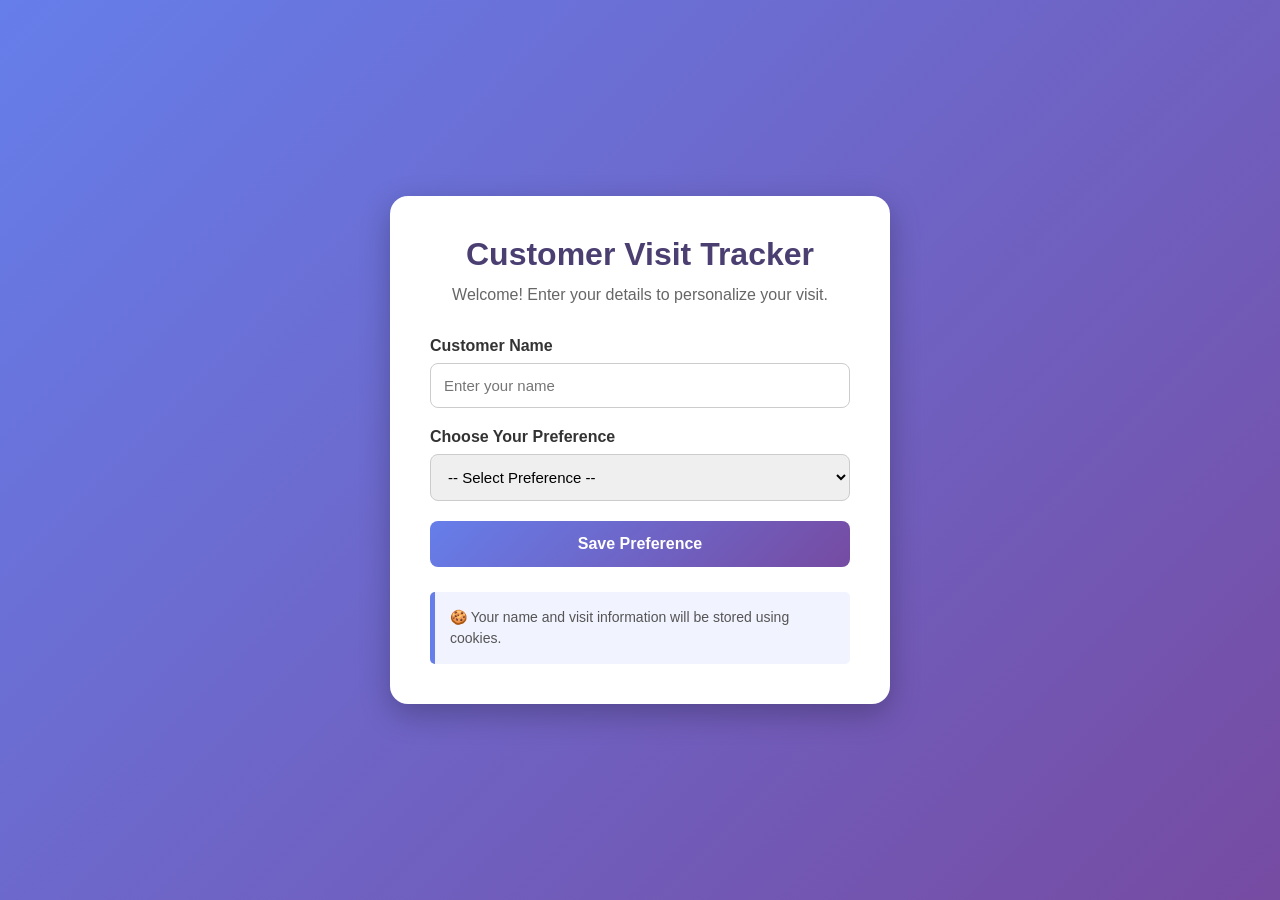
<file: 1.Customer Visit Tracking Using Cookies/index.html>
<!DOCTYPE html>
<html lang="en">
<head>
    <meta charset="UTF-8">
    <meta name="viewport" content="width=device-width, initial-scale=1.0">
    <title>Customer Visit Tracking</title>
    <link rel="stylesheet" href="style.css">
</head>
<body>

    <div class="container">
        <div class="card">
            <h1>Customer Visit Tracker</h1>
            <p class="subtitle">Welcome! Enter your details to personalize your visit.</p>

            <form action="process.php" method="POST">

                <div class="form-group">
                    <label for="customer_name">Customer Name</label>
                    <input
                        type="text"
                        id="customer_name"
                        name="customer_name"
                        placeholder="Enter your name"
                        required
                    >
                </div>

                <div class="form-group">
                    <label for="preference">Choose Your Preference</label>
                    <select id="preference" name="preference" required>
                        <option value="">-- Select Preference --</option>
                        <option value="Light">Light Theme</option>
                        <option value="Dark">Dark Theme</option>
                        <option value="Blue">Blue Theme</option>
                    </select>
                </div>

                <button type="submit">Save Preference</button>

            </form>

            <div class="info">
                <p>🍪 Your name and visit information will be stored using cookies.</p>
            </div>
        </div>
    </div>

</body>
</html>
</file>
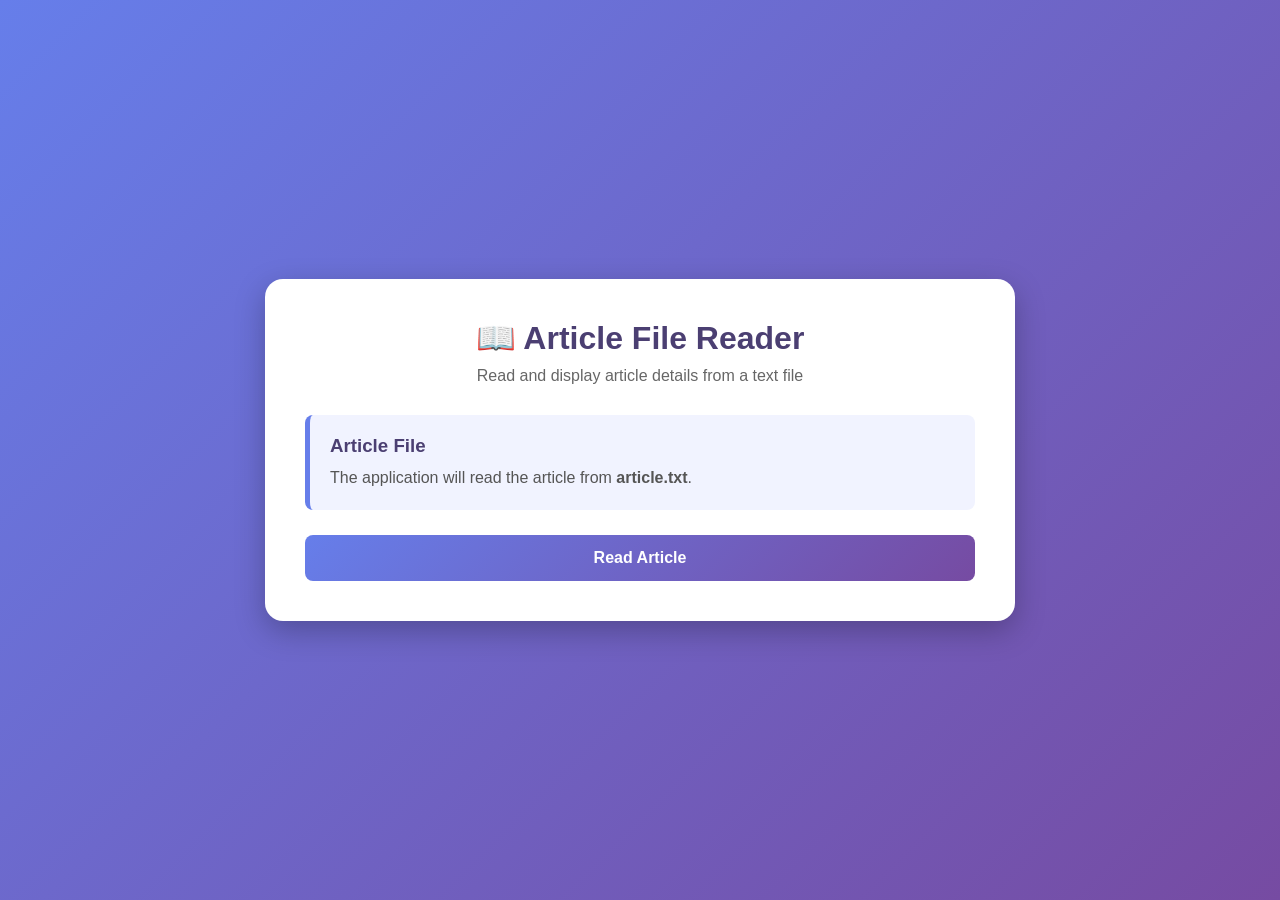
<file: 2.Article File Reading and Display/index.html>
<!DOCTYPE html>
<html lang="en">
<head>
    <meta charset="UTF-8">
    <meta name="viewport" content="width=device-width, initial-scale=1.0">
    <title>Article File Reader</title>
    <link rel="stylesheet" href="style.css">
</head>
<body>

    <div class="container">
        <div class="card">

            <h1>📖 Article File Reader</h1>
            <p class="subtitle">
                Read and display article details from a text file
            </p>

            <div class="file-info">
                <h3>Article File</h3>
                <p>The application will read the article from <b>article.txt</b>.</p>
            </div>

            <form action="process.php" method="POST">
                <button type="submit">Read Article</button>
            </form>

        </div>
    </div>

</body>
</html>
</file>
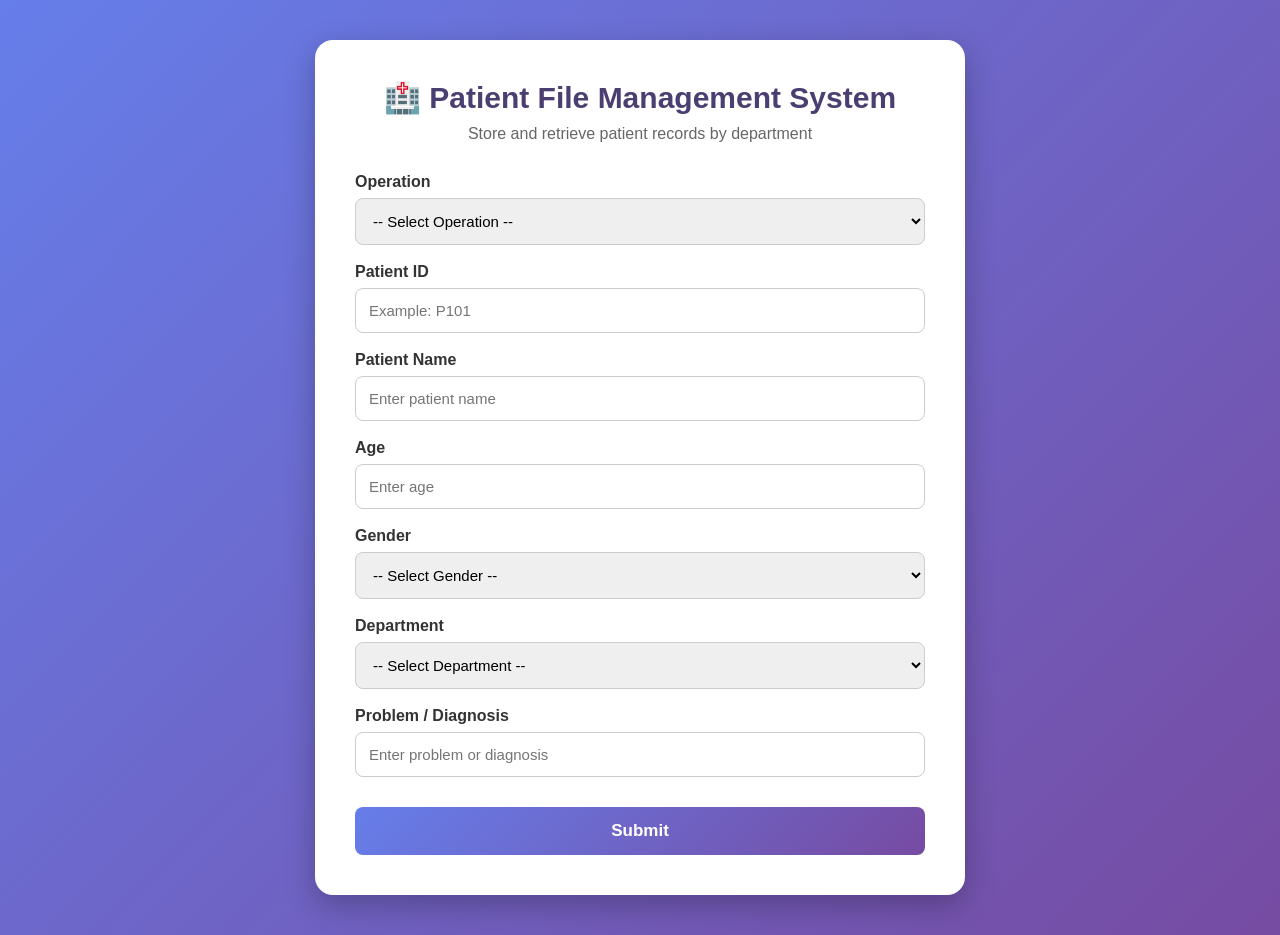
<file: 3.Patient File Management System/index.html>
<!DOCTYPE html>
<html lang="en">
<head>
    <meta charset="UTF-8">
    <meta name="viewport" content="width=device-width, initial-scale=1.0">
    <title>Patient File Management System</title>
    <link rel="stylesheet" href="style.css">
</head>

<body>

<div class="container">

    <div class="card">

        <h1>🏥 Patient File Management System</h1>

        <p class="subtitle">
            Store and retrieve patient records by department
        </p>

        <form action="process.php" method="POST">

            <label>Operation</label>

            <select name="operation" required>
                <option value="">-- Select Operation --</option>
                <option value="add">Add Patient Record</option>
                <option value="search">Search Patient Record</option>
            </select>


            <label>Patient ID</label>

            <input
                type="text"
                name="patient_id"
                placeholder="Example: P101"
                required
            >


            <label>Patient Name</label>

            <input
                type="text"
                name="patient_name"
                placeholder="Enter patient name"
            >


            <label>Age</label>

            <input
                type="number"
                name="age"
                placeholder="Enter age"
                min="1"
                max="120"
            >


            <label>Gender</label>

            <select name="gender">
                <option value="">-- Select Gender --</option>
                <option value="Male">Male</option>
                <option value="Female">Female</option>
                <option value="Other">Other</option>
            </select>


            <label>Department</label>

            <select name="department" required>
                <option value="">-- Select Department --</option>
                <option value="Cardiology">Cardiology</option>
                <option value="Neurology">Neurology</option>
                <option value="Orthopedics">Orthopedics</option>
                <option value="General Medicine">General Medicine</option>
            </select>


            <label>Problem / Diagnosis</label>

            <input
                type="text"
                name="diagnosis"
                placeholder="Enter problem or diagnosis"
            >


            <button type="submit">
                Submit
            </button>

        </form>

    </div>

</div>

</body>
</html>
</file>
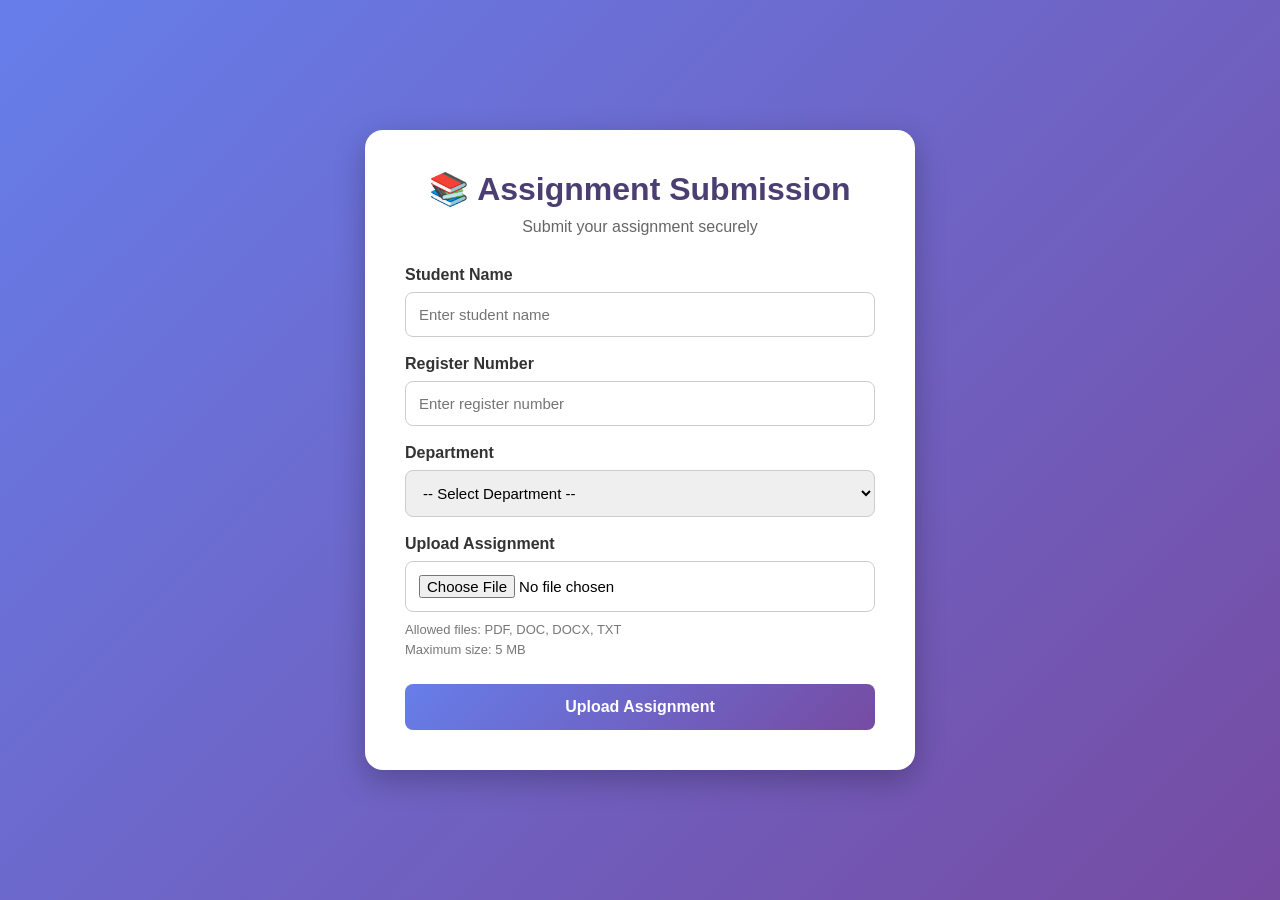
<file: 4.Assignment Submission and File Validation/index.html>
<!DOCTYPE html>
<html lang="en">
<head>
    <meta charset="UTF-8">
    <meta name="viewport" content="width=device-width, initial-scale=1.0">
    <title>Assignment Submission</title>
    <link rel="stylesheet" href="style.css">
</head>

<body>

<div class="container">

    <div class="card">

        <h1>📚 Assignment Submission</h1>

        <p class="subtitle">
            Submit your assignment securely
        </p>

        <form action="process.php" method="POST" enctype="multipart/form-data">

            <label>Student Name</label>
            <input
                type="text"
                name="student_name"
                placeholder="Enter student name"
                required
            >

            <label>Register Number</label>
            <input
                type="text"
                name="register_number"
                placeholder="Enter register number"
                required
            >

            <label>Department</label>

            <select name="department" required>

                <option value="">-- Select Department --</option>

                <option value="BCA">BCA</option>

                <option value="BScCS">B.Sc Computer Science</option>

                <option value="BCom">B.Com</option>

                <option value="BA">B.A</option>

            </select>

            <label>Upload Assignment</label>

            <input
                type="file"
                name="assignment"
                accept=".pdf,.doc,.docx,.txt"
                required
            >

            <p class="note">
                Allowed files: PDF, DOC, DOCX, TXT
                <br>
                Maximum size: 5 MB
            </p>

            <button type="submit">
                Upload Assignment
            </button>

        </form>

    </div>

</div>

</body>
</html>
</file>
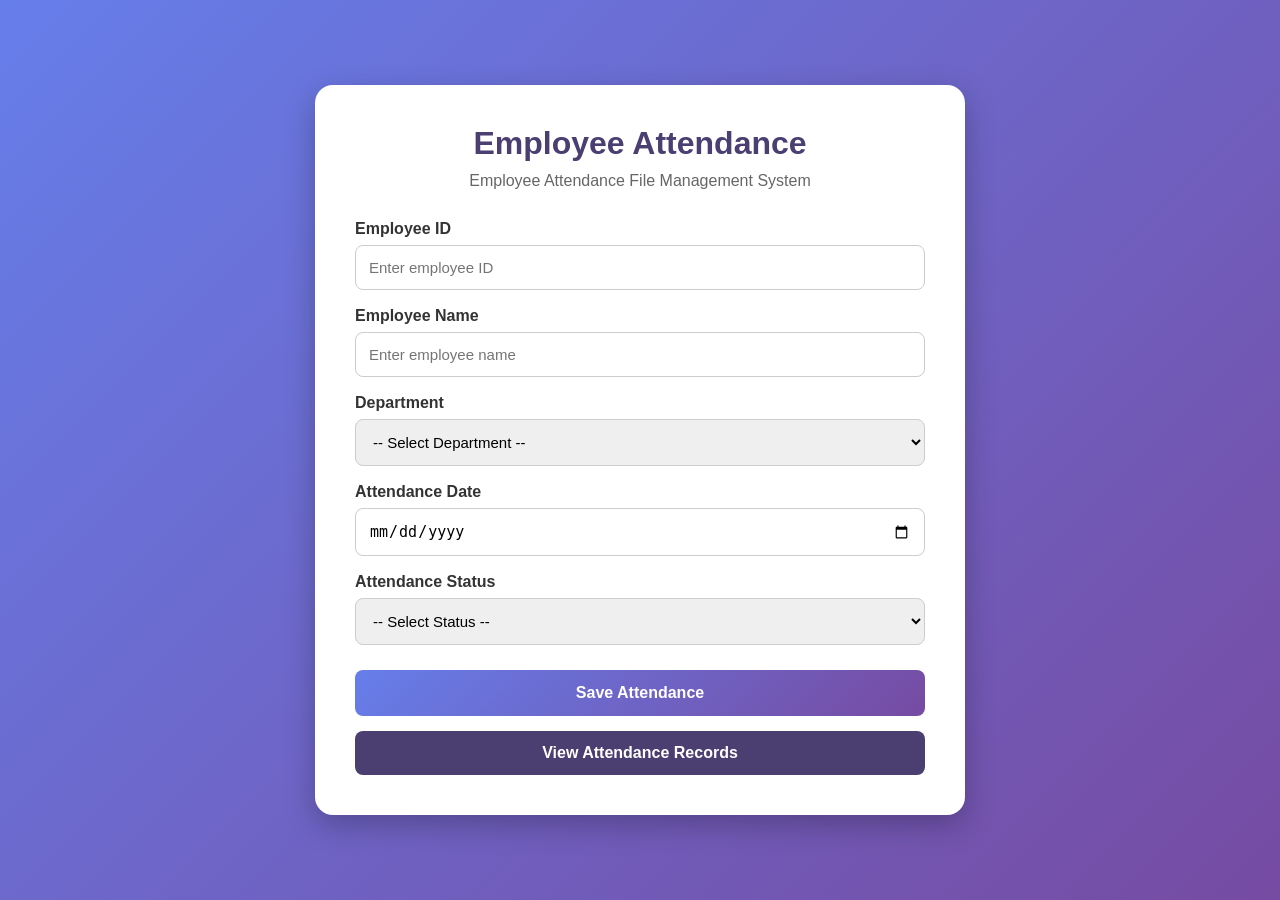
<file: 5.Employee Attendance File Management/index.html>
<!DOCTYPE html>
<html lang="en">
<head>
    <meta charset="UTF-8">
    <meta name="viewport" content="width=device-width, initial-scale=1.0">
    <title>Employee Attendance Management</title>
    <link rel="stylesheet" href="style.css">
</head>

<body>

<div class="container">

    <div class="card">

        <h1>Employee Attendance</h1>

        <p class="subtitle">
            Employee Attendance File Management System
        </p>

        <form action="process.php" method="POST">

            <label>Employee ID</label>
            <input
                type="text"
                name="employee_id"
                placeholder="Enter employee ID"
                required
            >

            <label>Employee Name</label>
            <input
                type="text"
                name="employee_name"
                placeholder="Enter employee name"
                required
            >

            <label>Department</label>
            <select name="department" required>

                <option value="">-- Select Department --</option>
                <option value="HR">HR</option>
                <option value="IT">IT</option>
                <option value="Finance">Finance</option>
                <option value="Marketing">Marketing</option>

            </select>

            <label>Attendance Date</label>
            <input
                type="date"
                name="attendance_date"
                required
            >

            <label>Attendance Status</label>
            <select name="status" required>

                <option value="">-- Select Status --</option>
                <option value="Present">Present</option>
                <option value="Absent">Absent</option>
                <option value="Leave">Leave</option>

            </select>

            <button type="submit">
                Save Attendance
            </button>

        </form>

        <a href="process.php?action=view" class="view-button">
            View Attendance Records
        </a>

    </div>

</div>

</body>
</html>
</file>
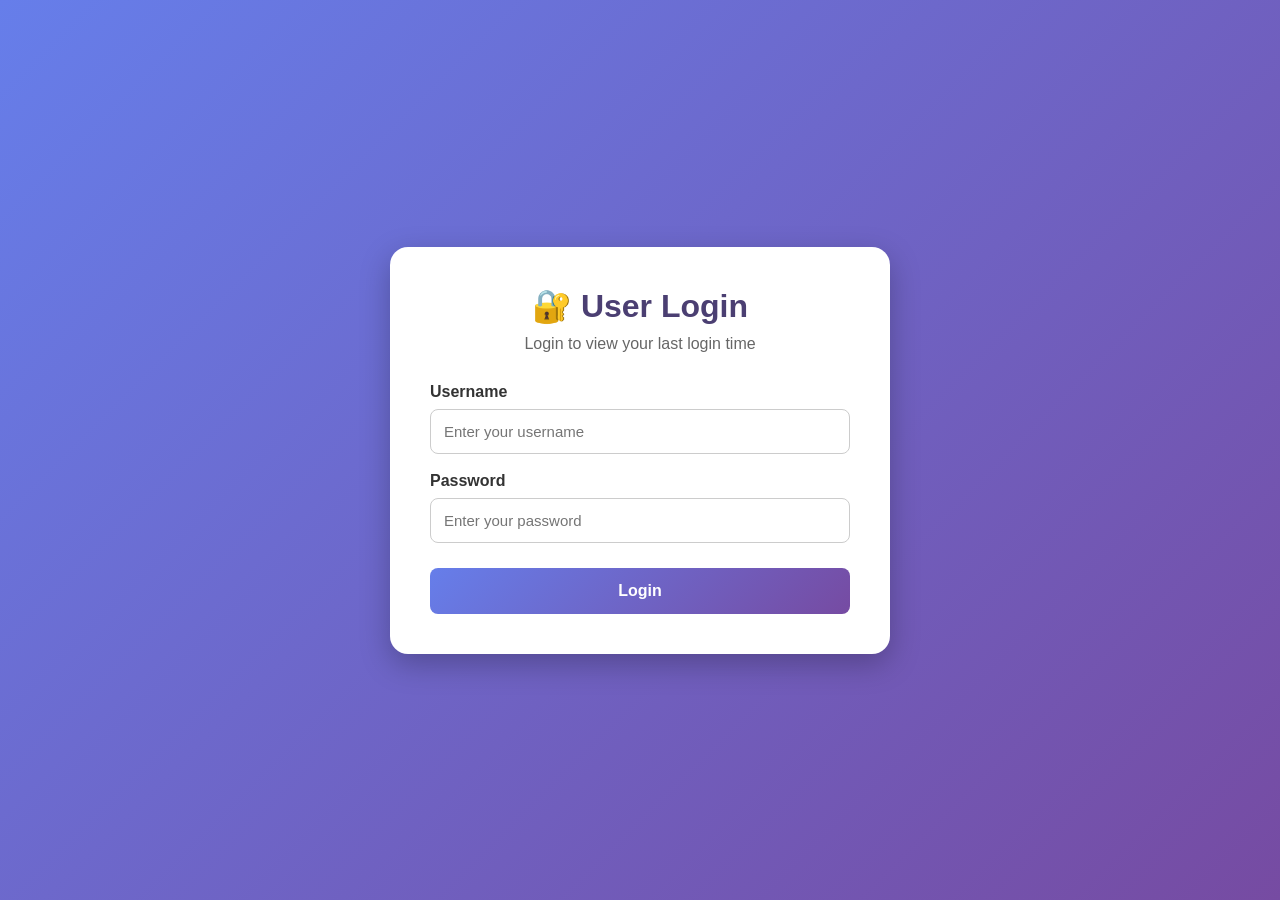
<file: 6.User Last Login Tracking Using Cookies/index.html>
<!DOCTYPE html>
<html lang="en">
<head>
    <meta charset="UTF-8">
    <meta name="viewport" content="width=device-width, initial-scale=1.0">
    <title>User Login Tracking</title>
    <link rel="stylesheet" href="style.css">
</head>

<body>

<div class="container">

    <div class="card">

        <h1>🔐 User Login</h1>

        <p class="subtitle">
            Login to view your last login time
        </p>

        <form action="process.php" method="POST">

            <label for="username">Username</label>

            <input
                type="text"
                id="username"
                name="username"
                placeholder="Enter your username"
                required
            >

            <label for="password">Password</label>

            <input
                type="password"
                id="password"
                name="password"
                placeholder="Enter your password"
                required
            >

            <button type="submit">
                Login
            </button>

        </form>

    </div>

</div>

</body>
</html>
</file>
<file: 1.Customer Visit Tracking Using Cookies/style.css>
* {
    margin: 0;
    padding: 0;
    box-sizing: border-box;
}

body {
    font-family: Arial, sans-serif;
    background: linear-gradient(135deg, #667eea, #764ba2);
    min-height: 100vh;
    display: flex;
    justify-content: center;
    align-items: center;
    padding: 20px;
}

.container {
    width: 100%;
    max-width: 500px;
}

.card {
    background: white;
    padding: 40px;
    border-radius: 18px;
    box-shadow: 0 10px 30px rgba(0, 0, 0, 0.25);
}

h1 {
    text-align: center;
    color: #4b3f72;
    margin-bottom: 10px;
}

.subtitle {
    text-align: center;
    color: #666;
    margin-bottom: 30px;
    line-height: 1.5;
}

.form-group {
    margin-bottom: 20px;
}

label {
    display: block;
    margin-bottom: 8px;
    font-weight: bold;
    color: #333;
}

input,
select {
    width: 100%;
    padding: 13px;
    border: 1px solid #ccc;
    border-radius: 8px;
    font-size: 15px;
    outline: none;
}

input:focus,
select:focus {
    border-color: #667eea;
    box-shadow: 0 0 5px rgba(102, 126, 234, 0.3);
}

button {
    width: 100%;
    padding: 14px;
    background: linear-gradient(135deg, #667eea, #764ba2);
    color: white;
    border: none;
    border-radius: 8px;
    font-size: 16px;
    font-weight: bold;
    cursor: pointer;
}

button:hover {
    opacity: 0.9;
}

.info {
    margin-top: 25px;
    padding: 15px;
    background: #f1f3ff;
    border-left: 5px solid #667eea;
    border-radius: 5px;
    color: #555;
    font-size: 14px;
}

.info p {
    line-height: 1.5;
}

@media (max-width: 600px) {
    .card {
        padding: 25px;
    }

    h1 {
        font-size: 25px;
    }
}
</file>
<file: 2.Article File Reading and Display/style.css>
* {
    margin: 0;
    padding: 0;
    box-sizing: border-box;
}

body {
    font-family: Arial, sans-serif;
    background: linear-gradient(135deg, #667eea, #764ba2);
    min-height: 100vh;
    display: flex;
    justify-content: center;
    align-items: center;
    padding: 20px;
}

.container {
    width: 100%;
    max-width: 750px;
}

.card {
    background: white;
    padding: 40px;
    border-radius: 18px;
    box-shadow: 0 10px 30px rgba(0, 0, 0, 0.25);
}

h1 {
    text-align: center;
    color: #4b3f72;
    margin-bottom: 10px;
}

.subtitle {
    text-align: center;
    color: #666;
    margin-bottom: 30px;
}

.file-info {
    background: #f1f3ff;
    border-left: 5px solid #667eea;
    padding: 20px;
    border-radius: 8px;
    margin-bottom: 25px;
}

.file-info h3 {
    color: #4b3f72;
    margin-bottom: 8px;
}

.file-info p {
    color: #555;
    line-height: 1.6;
}

button {
    width: 100%;
    padding: 14px;
    border: none;
    border-radius: 8px;
    background: linear-gradient(135deg, #667eea, #764ba2);
    color: white;
    font-size: 16px;
    font-weight: bold;
    cursor: pointer;
}

button:hover {
    opacity: 0.9;
}

/* Output Page */

.article-header {
    text-align: center;
    margin-bottom: 25px;
}

.article-header h1 {
    margin-bottom: 8px;
}

.line-count {
    display: inline-block;
    background: #667eea;
    color: white;
    padding: 8px 18px;
    border-radius: 20px;
    font-weight: bold;
}

.article-content {
    background: #fafafa;
    border: 1px solid #ddd;
    border-radius: 10px;
    padding: 25px;
    margin-top: 20px;
    line-height: 1.8;
    color: #333;
    white-space: pre-wrap;
}

.success {
    margin-top: 20px;
    padding: 15px;
    background: #e8f8ef;
    color: #176b3a;
    border-left: 5px solid #28a745;
    border-radius: 7px;
}

.back-button {
    display: block;
    text-align: center;
    text-decoration: none;
    margin-top: 20px;
    padding: 13px;
    background: #4b3f72;
    color: white;
    border-radius: 8px;
    font-weight: bold;
}

.back-button:hover {
    background: #362d55;
}

.error {
    background: #ffe8e8;
    color: #b00020;
    border-left: 5px solid #dc3545;
    padding: 18px;
    border-radius: 8px;
}
</file>
<file: 3.Patient File Management System/style.css>
* {
    margin: 0;
    padding: 0;
    box-sizing: border-box;
}

body {
    font-family: Arial, sans-serif;
    background: linear-gradient(135deg, #667eea, #764ba2);
    min-height: 100vh;
    padding: 40px 20px;
}

.container {
    width: 100%;
    max-width: 650px;
    margin: auto;
}

.card {
    background: white;
    padding: 40px;
    border-radius: 18px;
    box-shadow: 0 10px 30px rgba(0, 0, 0, 0.25);
}

h1 {
    text-align: center;
    color: #4b3f72;
    margin-bottom: 10px;
    font-size: 30px;
}

.subtitle {
    text-align: center;
    color: #666;
    margin-bottom: 30px;
}

form label {
    display: block;
    margin-top: 18px;
    margin-bottom: 7px;
    font-weight: bold;
    color: #333;
}

input,
select {
    width: 100%;
    padding: 13px;
    border: 1px solid #ccc;
    border-radius: 8px;
    font-size: 15px;
    outline: none;
}

input:focus,
select:focus {
    border-color: #667eea;
    box-shadow: 0 0 5px rgba(102, 126, 234, 0.3);
}

button {
    width: 100%;
    margin-top: 30px;
    padding: 14px;
    border: none;
    border-radius: 8px;
    background: linear-gradient(135deg, #667eea, #764ba2);
    color: white;
    font-size: 17px;
    font-weight: bold;
    cursor: pointer;
}

button:hover {
    opacity: 0.9;
}

/* Result Page */

.result-card {
    background: white;
    padding: 40px;
    border-radius: 18px;
    box-shadow: 0 10px 30px rgba(0, 0, 0, 0.25);
}

.success {
    background: #e8f8ef;
    border-left: 5px solid #28a745;
    color: #176b3a;
    padding: 16px;
    border-radius: 7px;
    margin: 20px 0;
}

.error {
    background: #ffe8e8;
    border-left: 5px solid #dc3545;
    color: #a00000;
    padding: 16px;
    border-radius: 7px;
    margin: 20px 0;
}

.patient-details {
    background: #f7f8ff;
    border-radius: 10px;
    padding: 20px;
    margin-top: 20px;
}

.detail {
    display: flex;
    justify-content: space-between;
    padding: 13px;
    border-bottom: 1px solid #ddd;
}

.detail:last-child {
    border-bottom: none;
}

.detail span {
    color: #666;
    font-weight: bold;
}

.detail strong {
    color: #4b3f72;
}

.back-button {
    display: block;
    text-align: center;
    text-decoration: none;
    background: #4b3f72;
    color: white;
    padding: 13px;
    border-radius: 8px;
    margin-top: 25px;
    font-weight: bold;
}

.back-button:hover {
    background: #362d55;
}

@media (max-width: 600px) {

    .card,
    .result-card {
        padding: 25px;
    }

    h1 {
        font-size: 24px;
    }

    .detail {
        flex-direction: column;
        gap: 5px;
    }
}
</file>
<file: 4.Assignment Submission and File Validation/style.css>
* {
    margin: 0;
    padding: 0;
    box-sizing: border-box;
}

body {
    font-family: Arial, sans-serif;
    background: linear-gradient(135deg, #667eea, #764ba2);
    min-height: 100vh;

    display: flex;
    justify-content: center;
    align-items: center;

    padding: 20px;
}

.container {
    width: 100%;
    max-width: 550px;
}

.card {
    background: white;
    padding: 40px;
    border-radius: 18px;

    box-shadow: 0 10px 30px rgba(0, 0, 0, 0.25);
}

h1 {
    text-align: center;
    color: #4b3f72;
    margin-bottom: 10px;
}

.subtitle {
    text-align: center;
    color: #666;
    margin-bottom: 30px;
}

label {
    display: block;
    margin-top: 18px;
    margin-bottom: 8px;

    font-weight: bold;
    color: #333;
}

input,
select {
    width: 100%;
    padding: 13px;

    border: 1px solid #ccc;
    border-radius: 8px;

    font-size: 15px;
}

input:focus,
select:focus {
    outline: none;
    border-color: #667eea;
}

.note {
    margin-top: 8px;
    font-size: 13px;
    color: #777;
    line-height: 1.5;
}

button {
    width: 100%;

    margin-top: 25px;
    padding: 14px;

    border: none;
    border-radius: 8px;

    background: linear-gradient(135deg, #667eea, #764ba2);

    color: white;
    font-size: 16px;
    font-weight: bold;

    cursor: pointer;
}

button:hover {
    opacity: 0.9;
}


/* Output Page */

.result {
    background: white;
    padding: 40px;
    border-radius: 18px;

    box-shadow: 0 10px 30px rgba(0, 0, 0, 0.25);
}

.success {
    background: #e8f8ef;
    color: #176b3a;

    border-left: 5px solid #28a745;

    padding: 18px;
    margin-top: 20px;

    border-radius: 8px;
}

.error {
    background: #ffe8e8;
    color: #a00000;

    border-left: 5px solid #dc3545;

    padding: 18px;
    margin-top: 20px;

    border-radius: 8px;
}

.details {
    margin-top: 20px;
    background: #f7f8ff;

    padding: 20px;
    border-radius: 10px;
}

.details p {
    padding: 12px 0;
    border-bottom: 1px solid #ddd;
}

.details p:last-child {
    border-bottom: none;
}

.back {
    display: block;

    text-align: center;
    text-decoration: none;

    margin-top: 25px;
    padding: 13px;

    background: #4b3f72;
    color: white;

    border-radius: 8px;
}

@media (max-width: 600px) {

    .card,
    .result {
        padding: 25px;
    }

    h1 {
        font-size: 24px;
    }
}
</file>
<file: 5.Employee Attendance File Management/style.css>
* {
    margin: 0;
    padding: 0;
    box-sizing: border-box;
}

body {
    font-family: Arial, sans-serif;

    background: linear-gradient(
        135deg,
        #667eea,
        #764ba2
    );

    min-height: 100vh;

    display: flex;
    justify-content: center;
    align-items: center;

    padding: 20px;
}

.container {
    width: 100%;
    max-width: 650px;
}

.card {
    background: white;

    padding: 40px;

    border-radius: 18px;

    box-shadow: 0 10px 30px
        rgba(0, 0, 0, 0.25);
}

h1 {
    text-align: center;

    color: #4b3f72;

    margin-bottom: 10px;
}

.subtitle {
    text-align: center;

    color: #666;

    margin-bottom: 30px;
}

label {
    display: block;

    margin-top: 17px;
    margin-bottom: 7px;

    font-weight: bold;

    color: #333;
}

input,
select {
    width: 100%;

    padding: 13px;

    border: 1px solid #ccc;

    border-radius: 8px;

    font-size: 15px;
}

input:focus,
select:focus {
    outline: none;

    border-color: #667eea;

    box-shadow: 0 0 5px
        rgba(102, 126, 234, 0.3);
}

button {
    width: 100%;

    margin-top: 25px;

    padding: 14px;

    border: none;

    border-radius: 8px;

    background: linear-gradient(
        135deg,
        #667eea,
        #764ba2
    );

    color: white;

    font-size: 16px;

    font-weight: bold;

    cursor: pointer;
}

button:hover {
    opacity: 0.9;
}

.view-button {
    display: block;

    text-align: center;

    text-decoration: none;

    margin-top: 15px;

    padding: 13px;

    background: #4b3f72;

    color: white;

    border-radius: 8px;

    font-weight: bold;
}

.view-button:hover {
    background: #362d55;
}


/* Result Page */

.result-card {
    background: white;

    padding: 35px;

    border-radius: 18px;

    box-shadow: 0 10px 30px
        rgba(0, 0, 0, 0.25);
}

.success {
    background: #e8f8ef;

    color: #176b3a;

    border-left: 5px solid #28a745;

    padding: 15px;

    margin: 20px 0;

    border-radius: 7px;
}

.error {
    background: #ffe8e8;

    color: #a00000;

    border-left: 5px solid #dc3545;

    padding: 15px;

    margin: 20px 0;

    border-radius: 7px;
}

.details {
    background: #f7f8ff;

    padding: 20px;

    border-radius: 10px;
}

.details p {
    padding: 12px 0;

    border-bottom: 1px solid #ddd;
}

.details p:last-child {
    border-bottom: none;
}

.table-container {
    overflow-x: auto;

    margin-top: 20px;
}

table {
    width: 100%;

    border-collapse: collapse;
}

th {
    background: #4b3f72;

    color: white;

    padding: 13px;
}

td {
    padding: 12px;

    border-bottom: 1px solid #ddd;

    text-align: center;
}

tr:hover {
    background: #f5f5ff;
}

.present {
    color: green;

    font-weight: bold;
}

.absent {
    color: red;

    font-weight: bold;
}

.leave {
    color: #d39e00;

    font-weight: bold;
}

.back-button {
    display: block;

    text-align: center;

    text-decoration: none;

    margin-top: 20px;

    padding: 13px;

    background: #4b3f72;

    color: white;

    border-radius: 8px;

    font-weight: bold;
}

@media (max-width: 600px) {

    .card,
    .result-card {
        padding: 25px;
    }

    h1 {
        font-size: 24px;
    }

    th,
    td {
        font-size: 12px;

        padding: 8px;
    }
}
</file>
<file: 6.User Last Login Tracking Using Cookies/style.css>
* {
    margin: 0;
    padding: 0;
    box-sizing: border-box;
}

body {
    font-family: Arial, sans-serif;

    background: linear-gradient(
        135deg,
        #667eea,
        #764ba2
    );

    min-height: 100vh;

    display: flex;
    justify-content: center;
    align-items: center;

    padding: 20px;
}

.container {
    width: 100%;
    max-width: 500px;
}

.card {
    background: white;

    padding: 40px;

    border-radius: 18px;

    box-shadow:
        0 10px 30px
        rgba(0, 0, 0, 0.25);
}

h1 {
    text-align: center;

    color: #4b3f72;

    margin-bottom: 10px;
}

.subtitle {
    text-align: center;

    color: #666;

    margin-bottom: 30px;
}

label {
    display: block;

    margin-top: 18px;
    margin-bottom: 8px;

    font-weight: bold;

    color: #333;
}

input {
    width: 100%;

    padding: 13px;

    border: 1px solid #ccc;

    border-radius: 8px;

    font-size: 15px;

    outline: none;
}

input:focus {
    border-color: #667eea;

    box-shadow:
        0 0 5px
        rgba(102, 126, 234, 0.3);
}

button {
    width: 100%;

    padding: 14px;

    margin-top: 25px;

    border: none;

    border-radius: 8px;

    background: linear-gradient(
        135deg,
        #667eea,
        #764ba2
    );

    color: white;

    font-size: 16px;

    font-weight: bold;

    cursor: pointer;
}

button:hover {
    opacity: 0.9;
}


/* Result Page */

.result-card {
    background: white;

    padding: 40px;

    border-radius: 18px;

    box-shadow:
        0 10px 30px
        rgba(0, 0, 0, 0.25);

    text-align: center;
}

.welcome {
    color: #4b3f72;

    margin-top: 20px;

    font-size: 25px;
}

.login-info {
    background: #f5f6ff;

    padding: 20px;

    border-radius: 10px;

    margin-top: 25px;

    text-align: left;
}

.login-info p {
    padding: 12px;

    border-bottom: 1px solid #ddd;
}

.login-info p:last-child {
    border-bottom: none;
}

.login-info strong {
    color: #4b3f72;
}

.first-login {
    background: #e8f8ef;

    color: #176b3a;

    border-left: 5px solid #28a745;

    padding: 16px;

    border-radius: 8px;

    margin-top: 20px;
}

.error {
    background: #ffe8e8;

    color: #a00000;

    border-left: 5px solid #dc3545;

    padding: 16px;

    border-radius: 8px;

    margin-top: 20px;
}

.back-button {
    display: block;

    text-decoration: none;

    background: #4b3f72;

    color: white;

    padding: 13px;

    border-radius: 8px;

    margin-top: 25px;
}

.back-button:hover {
    background: #362d55;
}

@media (max-width: 600px) {

    .card,
    .result-card {
        padding: 25px;
    }

    h1 {
        font-size: 25px;
    }
}
</file>
